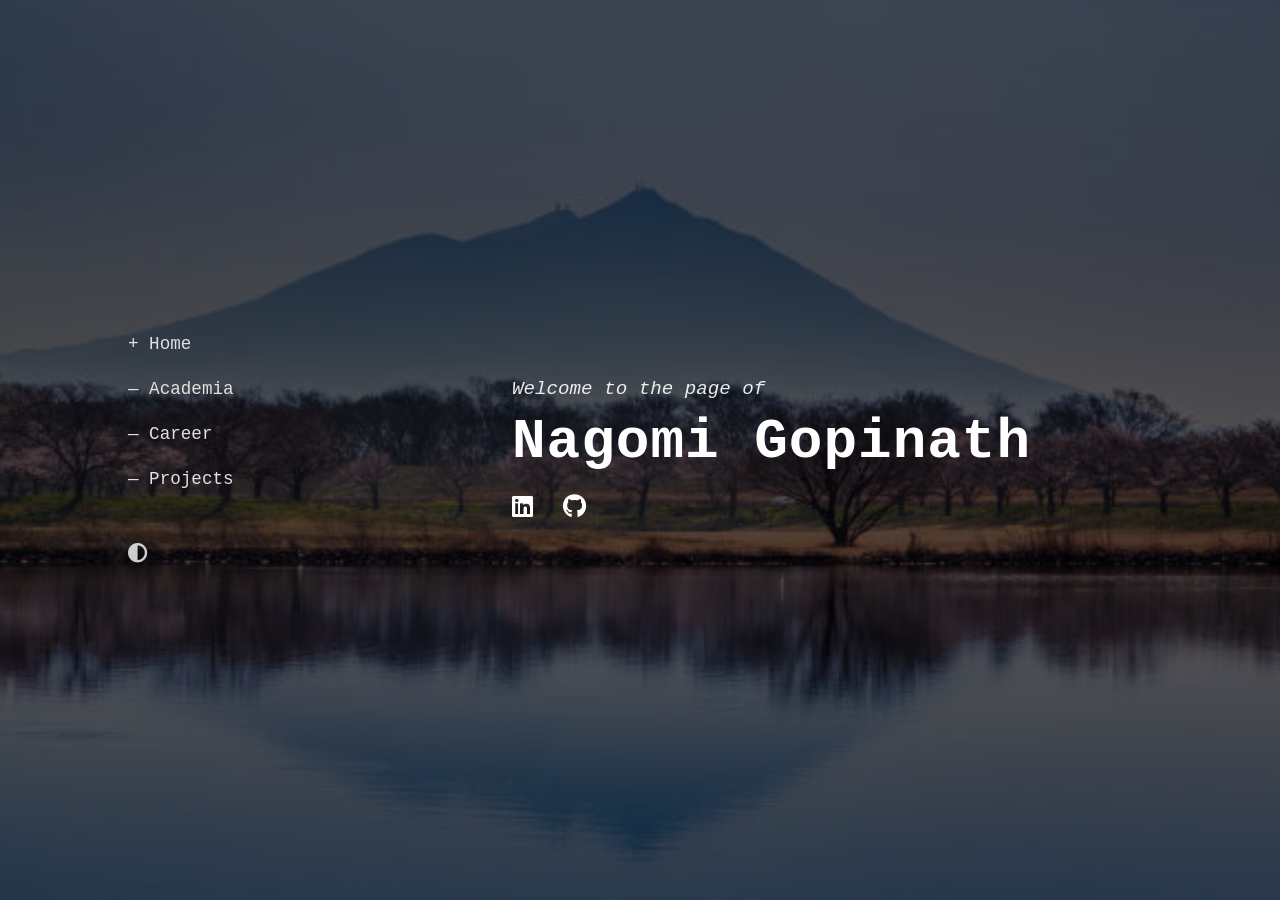
<file: index.html>
<!DOCTYPE html>
<html lang="en">
<head>
    <meta charset="UTF-8">
    <meta name="viewport" content="width=device-width, initial-scale=1.0">
    <title>Welcome to my page</title>
    <link rel="stylesheet" href="style.css">
    <link rel="stylesheet" href="https://cdnjs.cloudflare.com/ajax/libs/font-awesome/6.4.0/css/all.min.css">
</head>
<body>

    <div class="background-overlay"></div>

    <div class="container">
        <nav class="sidebar">
            <ul>
                <li><a href="index.html">+ Home</a></li>
                <li><a href="academia.html">— Academia</a></li>
                <li><a href="career.html">— Career</a></li>
                <li><a href="projects.html">— Projects</a></li>
            </ul>
            <div class="theme-toggle">
                <i class="fa-solid fa-circle-half-stroke"></i>
            </div>
        </nav>

        <main class="main-content">
            <p class="subtitle">Welcome to the page of</p>
            <h1 class="title">Nagomi Gopinath</h1>
            
            <div class="social-links">
                <a href="https://www.linkedin.com/in/nagomigopinath/" target="_blank"><i class="fa-brands fa-linkedin"></i></a>
                <a href="https://github.com/ngnagomi" target="_blank"><i class="fa-brands fa-github"></i></a>
            </div>
        </main>
    </div>

</body>
</html>
</file>
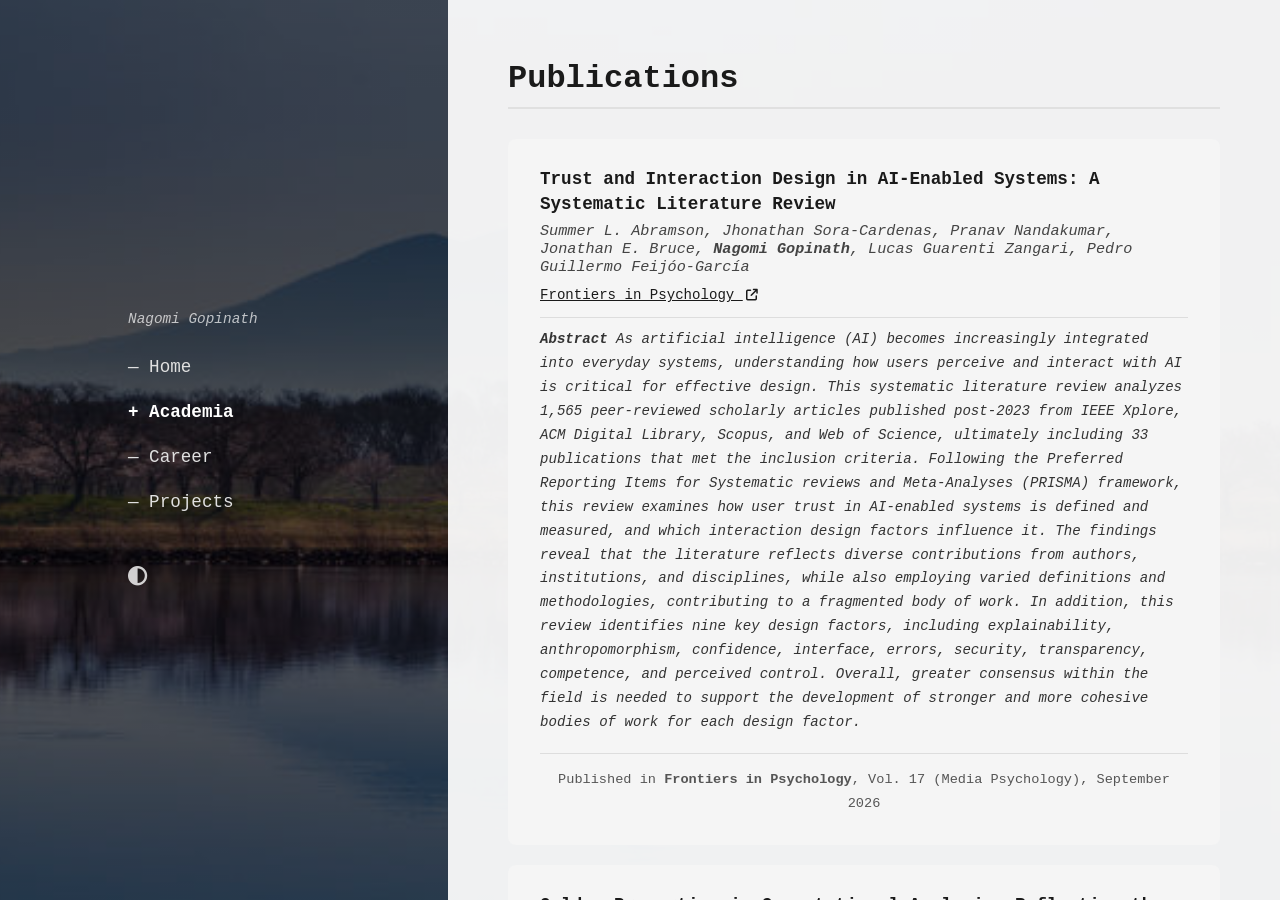
<file: academia.html>
<!DOCTYPE html>
<html lang="en">
<head>
    <meta charset="UTF-8">
    <meta name="viewport" content="width=device-width, initial-scale=1.0">
    <title>Academia – Nagomi Gopinath</title>
    <link rel="stylesheet" href="style.css">
    <link rel="stylesheet" href="academia.css">
    <link rel="stylesheet" href="https://cdnjs.cloudflare.com/ajax/libs/font-awesome/6.4.0/css/all.min.css">
</head>
<body>
 
    <div class="background-overlay"></div>
 
    <div class="container">
        <nav class="sidebar">
            <p class="sidebar-name">Nagomi Gopinath</p>
            <ul>
                <li><a href="index.html">— Home</a></li>
                <li><a href="academia.html" class="active">+ Academia</a></li>
                <li><a href="career.html">— Career</a></li>
                <li><a href="projects.html">— Projects</a></li>
            </ul>
            <div class="theme-toggle">
                <i class="fa-solid fa-circle-half-stroke"></i>
            </div>
        </nav>
 
        <main class="content-panel">
 
            <!-- Publications -->
            <section class="section">
                <h2 class="section-title">Publications</h2>

                <div class="publication-card">
                    <h3 class="pub-title">Trust and Interaction Design in AI-Enabled Systems: A Systematic Literature Review</h3>
                    <p class="pub-authors"><em>Summer L. Abramson, Jhonathan Sora-Cardenas, Pranav Nandakumar, Jonathan E. Bruce, <strong>Nagomi Gopinath</strong>, Lucas Guarenti Zangari, Pedro Guillermo Feijóo-García</em></p>
                    <a href="https://doi.org/10.3389/fpsyg.2026.1932655" class="pub-link" target="_blank">Frontiers in Psychology <i class="fa-solid fa-arrow-up-right-from-square"></i></a>
                    <p class="pub-abstract">
                        <strong>Abstract</strong> As artificial intelligence (AI) becomes increasingly integrated into everyday systems, understanding how users perceive and interact with AI is critical for effective design. This systematic literature review analyzes 1,565 peer-reviewed scholarly articles published post-2023 from IEEE Xplore, ACM Digital Library, Scopus, and Web of Science, ultimately including 33 publications that met the inclusion criteria. Following the Preferred Reporting Items for Systematic reviews and Meta-Analyses (PRISMA) framework, this review examines how user trust in AI-enabled systems is defined and measured, and which interaction design factors influence it. The findings reveal that the literature reflects diverse contributions from authors, institutions, and disciplines, while also employing varied definitions and methodologies, contributing to a fragmented body of work. In addition, this review identifies nine key design factors, including explainability, anthropomorphism, confidence, interface, errors, security, transparency, competence, and perceived control. Overall, greater consensus within the field is needed to support the development of stronger and more cohesive bodies of work for each design factor.
                    </p>
                    <div class="pub-footer">
                        <p>Published in <strong>Frontiers in Psychology</strong>, Vol. 17 (Media Psychology), September 2026</p>
                    </div>
                </div>

                <div class="publication-card">
                    <h3 class="pub-title">Golden Proportion in Computational Analysis: Reflecting the Universal Beauty</h3>
                    <p class="pub-authors"><em>Nagomi Gopinath</em></p>
                    <a href="https://zenodo.org/records/8155033" class="pub-link" target="_blank">International Journal of Novel Research in Computer Science and Software Engineering <i class="fa-solid fa-arrow-up-right-from-square"></i></a>
                    <p class="pub-abstract">
                        <strong>Abstract</strong> Golden proportions are applied in various computer science applications, such as the development and analysis of data structures and algorithms, and solving mathematical problems. It is mainly involved in data compression, sorting algorithms, generating random numbers, and connecting points on a computer display. This research work discusses the applications of golden proportions in the area of computer science and mathematics.
                    </p>
                </div>
 
                <div class="publication-card">
                    <h3 class="pub-title">Colorimetric Assay using Unmodified Gold Nanoparticles for Label-free Detection of COVID-19</h3>
                    <p class="pub-authors"><em>Nagomi Gopinath</em></p>
                    <a href="https://past.the-iyrc.org/Gopinath-Nagomi.html" class="pub-link" target="_blank">International Young Researchers' Conference <i class="fa-solid fa-arrow-up-right-from-square"></i></a>
                    <p class="pub-abstract">
                        <strong>Abstract</strong> This research was focused on developing a sensitive gold nanoparticle-aptamer mediated colorimetric assay to identify the SARS CoV-2 spike protein S2 (CoV-S2) and the sensing system detects as low as ~109 copies/mL of CoV-S2. The negative control with CoV-S1 and nucleocapsid protein did not show any color changes, indicating the specific detection of CoV-S2. This colorimetric assay helps to identify the lower level of CoV-S2, and discriminates other related proteins, which helps to diagnose COVID-19 at the initial stages of infection.
                    </p>
                    <div class="pub-footer">
                        <p>Accepted for oral presentation at <strong>International Young Researchers' Conference 2023</strong></p>
                        <p>Awarded <a href="#" class="highlight-link">STEM Honorable Mention</a> out of more than 700 submissions</p>
                    </div>
                </div>

                <div class="publication-card">
                    <h3 class="pub-title">THE ENIGMA OF GOLDEN PROPORTIONS</h3>
                    <p class="pub-authors"><em>Nagomi Gopinath</em></p>
                    <a href="https://www.amazon.com/dp/B0BDXKD2QY/ref=sr_1_1?crid=9DH1QBY0VIZL&keywords=THE+ENIGMA+OF+GOLDEN+PROPORTIONS&qid=1662947180&sprefix=the+enigma+of+golden+proportions%2Caps%2C559&sr=8-1#detailBullets_feature_div" class="pub-link" target="_blank">Amazon <i class="fa-solid fa-arrow-up-right-from-square"></i></a>
                    <p class="pub-abstract">
                        <strong>Abstract</strong> This book briefly discusses the presence of golden proportions in nature about its contributions to man-made applications.
                    </p>
                </div>
 
            </section>
 
            <!-- Education & Background -->
            <section class="section">
                <h2 class="section-title">Education &amp; Background</h2>
 
                <div class="timeline">
 
                    <div class="timeline-item">
                        <div class="timeline-date">Aug 2024</div>
                        <div class="timeline-dots"></div>
                        <div class="timeline-bar" style="background:#4a90d9;"></div>
                        <div class="timeline-body">
                            <p class="tl-org"><target="_blank">Georgia Institute of Technology </a></p>
                            <p class="tl-detail">@ College of Computing, Bachelor of Science in Computer Science</p>
                            <p class="tl-country">Atlanta, Georgia</p>
                        </div>
                    </div>

                    <div class="timeline-item">
                        <div class="timeline-date">Aug 2022</div>
                        <div class="timeline-dots"></div>
                        <div class="timeline-bar" style="background:#4a90d9;"></div>
                        <div class="timeline-body">
                            <p class="tl-org"><target="_blank">Fairview International School </a></p>
                            <p class="tl-detail">International Baccalaureate Dipolma Programme </p>
                            <p class="tl-country">Grade: 43/45</p>
                            <p class="tl-country">Subjects: Physics, Chemistry, Mathematics Analysis & Approaches, English Language and Literature, Mandarin, Economics</p>
                        </div>
                    </div>

                    <div class="timeline-item">
                        <div class="timeline-date">Aug 2018</div>
                        <div class="timeline-dots"></div>
                        <div class="timeline-bar" style="background:#4a90d9;"></div>
                        <div class="timeline-body">
                            <p class="tl-org"><target="_blank">Fairview International School </a></p>
                            <p class="tl-detail">International Baccalaureate Middle Years Programme </p>
                            <p class="tl-country">Grade: 55/56</p>
                            <p class="tl-country">Subjects: English Language and Literature, Mandarin Language ACQ Emergent, Integrated Humanities, Biology, Physics, Chemistry, Extended Mathematics, Design, Interdisciplinary Unit</p>
                        </div>
                    </div>

                </div>
            </section>
 
        </main>
    </div>
 
</body>
</html>
</file>
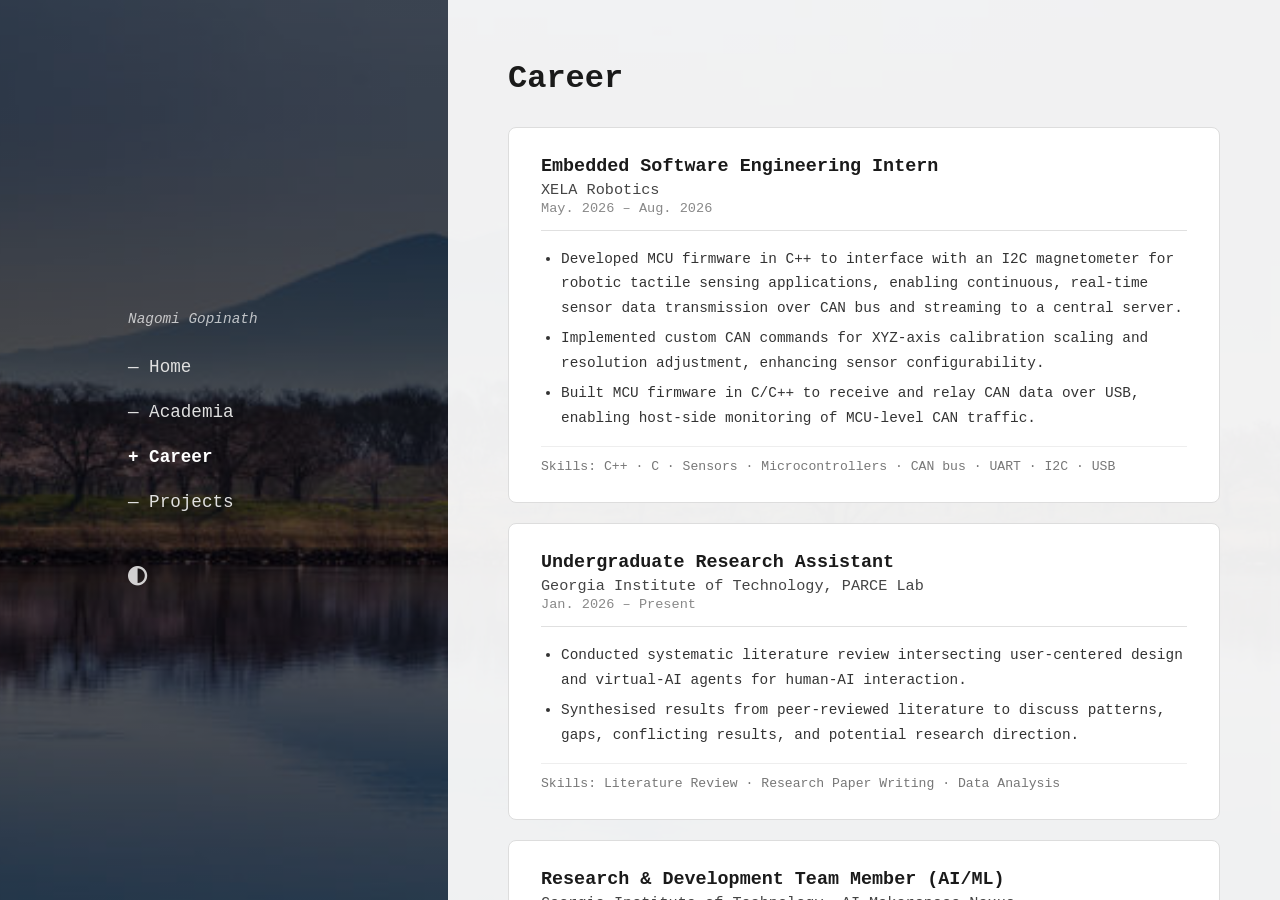
<file: career.html>
<!DOCTYPE html>
<html lang="en">
<head>
    <meta charset="UTF-8">
    <meta name="viewport" content="width=device-width, initial-scale=1.0">
    <title>Career – Nagomi Gopinath</title>
    <link rel="stylesheet" href="style.css">
    <link rel="stylesheet" href="career.css">
    <link rel="stylesheet" href="https://cdnjs.cloudflare.com/ajax/libs/font-awesome/6.4.0/css/all.min.css">
</head>
<body>
 
    <div class="background-overlay"></div>
 
    <div class="container">
        <nav class="sidebar">
            <p class="sidebar-name">Nagomi Gopinath</p>
            <ul>
                <li><a href="index.html">— Home</a></li>
                <li><a href="academia.html">— Academia</a></li>
                <li><a href="career.html" class="active">+ Career</a></li>
                <li><a href="projects.html">— Projects</a></li>
            </ul>
            <div class="theme-toggle">
                <i class="fa-solid fa-circle-half-stroke"></i>
            </div>
        </nav>
 
        <main class="content-panel">
 
            <h2 class="section-title">Career</h2>
 
            <!-- XELA Robotics -->
            <div class="job-card">
                <h3 class="job-role">Embedded Software Engineering Intern</h3>
                <p class="job-company">XELA Robotics</p>
                <p class="job-dates">May. 2026 – Aug. 2026</p>
                <hr class="job-divider">
                <ul class="job-bullets">
                    <li>Developed MCU firmware in C++ to interface with an I2C magnetometer for robotic tactile sensing applications, enabling continuous, real-time sensor data transmission over CAN bus and streaming to a central server.</li>
                    <li>Implemented custom CAN commands for XYZ-axis calibration scaling and resolution adjustment, enhancing sensor configurability.</li>
                    <li>Built MCU firmware in C/C++ to receive and relay CAN data over USB, enabling host-side monitoring of MCU-level CAN traffic.</li>
                </ul>
                <p class="job-skills">Skills: C++ · C · Sensors · Microcontrollers · CAN bus · UART · I2C · USB </p>
            </div>
 
            <!-- Undergrad Research Assistant  -->
            <div class="job-card">
                <h3 class="job-role">Undergraduate Research Assistant</h3>
                <p class="job-company">Georgia Institute of Technology, PARCE Lab</p>
                <p class="job-dates">Jan. 2026 – Present</p>
                <hr class="job-divider">
                <ul class="job-bullets">
                    <li>Conducted systematic literature review intersecting user-centered design and virtual-AI agents for human-AI interaction.</li>
                    <li>Synthesised results from peer-reviewed literature to discuss patterns, gaps, conflicting results, and potential research direction.</li>
                </ul>
                <p class="job-skills">Skills: Literature Review · Research Paper Writing · Data Analysis</p>
            </div>
 
            <!-- Research & Dev Member - VIP -->
            <div class="job-card">
                <h3 class="job-role">Research & Development Team Member (AI/ML)</h3>
                <p class="job-company">Georgia Institute of Technology, AI Makerspace Nexus</p>
                <p class="job-dates">Aug. 2025 – Present</p>
                <hr class="job-divider">
                <ul class="job-bullets">
                    <li>Worked in a Linux-based environment to upgrade a virtual assistant scheduler from a Gemini model to an Ollama model, improving
app startup time and chatbot response time by 20% and 25% respectively.</li>
                    <li>Designed scheduling algorithms to handle variable time frames (daily, weekly, monthly schedules) and consider different constraints
(user preferences, walking distances, overlaps).</li>
                    <li>Renewed frontend using HTML, Javascript, and React framework, creating a more intuitive and streamlined interface.</li>
                </ul>
                <p class="job-skills">Skills: React · Linux · JavaScript · HTML/CSS · Ollama</p>
            </div>

            <!-- Undergrad Teaching Assistant  -->
            <div class="job-card">
                <h3 class="job-role">Undergraduate Teaching Assistant for Discrete Mathematics</h3>
                <p class="job-company">Georgia Institute of Technology, College of Computing</p>
                <p class="job-dates">Jan. 2025 – Present</p>
                <hr class="job-divider">
                <ul class="job-bullets">
                    <li>Mastered core concepts involving logic, algorithms, combinatorics, and proofs in order to effectively guide students through course
material and assignments.</li>
                    <li>Hosted office hours and mentored over 900 students to effectively address student needs.</li>
                    <li>Coordinated with the professor and other teaching assistants to successfully meet assignment gradings in a timely manner.</li>
                </ul>
                <p class="job-skills">Skills: Teaching · Logical Reasoning · Discrete Math</p>
            </div>


            <!-- AI Research Internship  -->
            <div class="job-card">
                <h3 class="job-role">AI Research Intern</h3>
                <p class="job-company">University Malaysia Perlis, Centre of Excellence for Advanced Computing (AdvComp)</p>
                <p class="job-dates">May. 2025 – Aug. 2025</p>
                <hr class="job-divider">
                <ul class="job-bullets">
                    <li>Pioneered a ML model using scikit-learn in Python to simultaneously predict chronic kidney disease and thyroid disorders using
medical and non-medical data from extensive databases.</li>
                    <li>Trained a ML algorithm using a classification and regression tree with accuracy, precision, and recall values greater than 90%.</li>
                    <li>Conducted literature research and analysed results to author and submit a research paper to Progress in Artificial Intelligence.</li>
                </ul>
                <p class="job-skills">Skills: Machine Learning · Research Paper Writing · Data Analysis</p>
            </div>
 
        </main>
    </div>
 
</body>
</html>
</file>
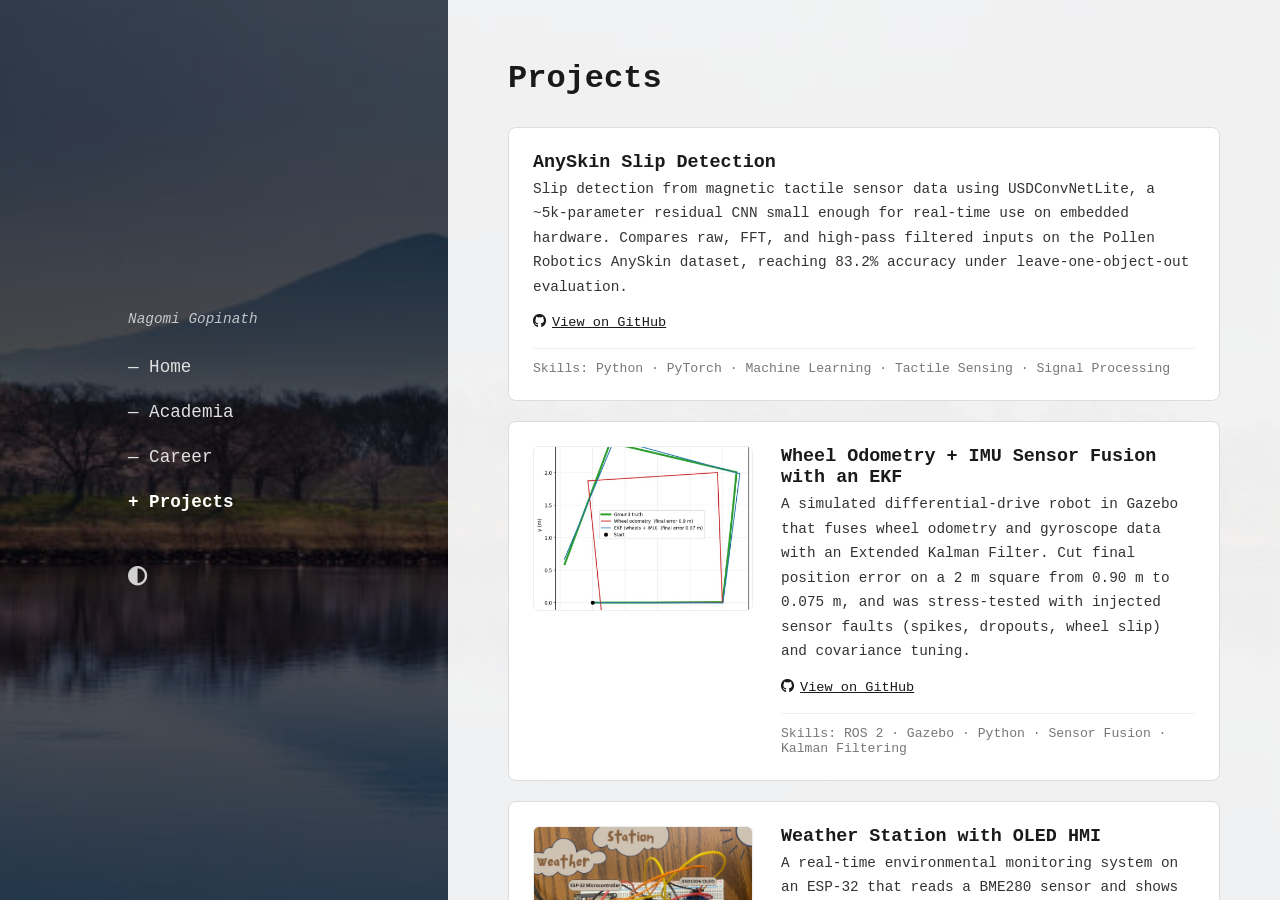
<file: projects.html>
<!DOCTYPE html>
<html lang="en">
<head>
    <meta charset="UTF-8">
    <meta name="viewport" content="width=device-width, initial-scale=1.0">
    <title>Projects – Nagomi Gopinath</title>
    <link rel="stylesheet" href="style.css">
    <link rel="stylesheet" href="career.css">
    <link rel="stylesheet" href="projects.css">
    <link rel="stylesheet" href="https://cdnjs.cloudflare.com/ajax/libs/font-awesome/6.4.0/css/all.min.css">
</head>
<body>

    <div class="background-overlay"></div>

    <div class="container">
        <nav class="sidebar">
            <p class="sidebar-name">Nagomi Gopinath</p>
            <ul>
                <li><a href="index.html">— Home</a></li>
                <li><a href="academia.html">— Academia</a></li>
                <li><a href="career.html">— Career</a></li>
                <li><a href="projects.html" class="active">+ Projects</a></li>
            </ul>
            <div class="theme-toggle">
                <i class="fa-solid fa-circle-half-stroke"></i>
            </div>
        </nav>

        <main class="content-panel">

            <h2 class="section-title">Projects</h2>

            <!-- AnySkin Slip Detection -->
            <div class="project-card">
                <div class="project-body">
                    <h3 class="job-role">AnySkin Slip Detection</h3>
                    <p class="project-description">Slip detection from magnetic tactile sensor data using USDConvNetLite, a ~5k-parameter residual CNN small enough for real-time use on embedded hardware. Compares raw, FFT, and high-pass filtered inputs on the Pollen Robotics AnySkin dataset, reaching 83.2% accuracy under leave-one-object-out evaluation.</p>
                    <a class="project-link" href="https://github.com/ngnagomi/anyskin_slip_detection" target="_blank"><i class="fa-brands fa-github"></i><span>View on GitHub</span></a>
                    <p class="job-skills">Skills: Python · PyTorch · Machine Learning · Tactile Sensing · Signal Processing</p>
                </div>
            </div>

            <!-- Diffbot EKF Sensor Fusion -->
            <div class="project-card">
                <img class="project-image" src="images/projects/diffbot_ekf.jpg" alt="Square path plot comparing ground truth, wheel odometry and EKF estimate">
                <div class="project-body">
                    <h3 class="job-role">Wheel Odometry + IMU Sensor Fusion with an EKF</h3>
                    <p class="project-description">A simulated differential-drive robot in Gazebo that fuses wheel odometry and gyroscope data with an Extended Kalman Filter. Cut final position error on a 2 m square from 0.90 m to 0.075 m, and was stress-tested with injected sensor faults (spikes, dropouts, wheel slip) and covariance tuning.</p>
                    <a class="project-link" href="https://github.com/ngnagomi/diffbot_ekf_sensor_fusion" target="_blank"><i class="fa-brands fa-github"></i><span>View on GitHub</span></a>
                    <p class="job-skills">Skills: ROS 2 · Gazebo · Python · Sensor Fusion · Kalman Filtering</p>
                </div>
            </div>

            <!-- Weather Station -->
            <div class="project-card">
                <img class="project-image" src="images/projects/weather_station.jpg" alt="ESP-32 weather station with BME280 sensor and OLED display on a breadboard">
                <div class="project-body">
                    <h3 class="job-role">Weather Station with OLED HMI</h3>
                    <p class="project-description">A real-time environmental monitoring system on an ESP-32 that reads a BME280 sensor and shows temperature and humidity on an SSD1306 OLED, with weather icons that change based on readings. Both devices share one I2C bus, with UART telemetry for debugging.</p>
                    <a class="project-link" href="https://github.com/ngnagomi/weather_station_oled" target="_blank"><i class="fa-brands fa-github"></i><span>View on GitHub</span></a>
                    <p class="job-skills">Skills: C++ · Arduino · ESP-32 · I2C · UART · Sensors</p>
                </div>
            </div>

        </main>
    </div>

</body>
</html>
</file>
<file: style.css>
* {
    margin: 0;
    padding: 0;
    box-sizing: border-box;
    font-family: 'Courier New', Courier, monospace;
}

body, html {
    height: 100%;
    color: #ffffff;
    overflow: hidden;
}

.background-overlay {
    position: fixed;
    top: 0;
    left: 0;
    width: 100%;
    height: 100%;
    background: linear-gradient(rgba(0, 0, 0, 0.65), rgba(0, 0, 0, 0.65)), url('./mount_tsukuba.jpg');
    background-size: cover;
    background-position: center;
    z-index: -1;
}

.container {
    display: flex;
    height: 100vh;
    width: 100vw;
}

.sidebar {
    width: 35%;
    display: flex;
    flex-direction: column;
    justify-content: center;
    padding-left: 10%;
}

.sidebar ul {
    list-style: none;
}

.sidebar ul li {
    margin-bottom: 25px;
}

.sidebar ul li a {
    color: #e0e0e0;
    text-decoration: none;
    font-size: 1.1rem;
    transition: color 0.3s;
}

.sidebar ul li a:hover {
    color: #ffffff;
    font-weight: bold;
}

.theme-toggle {
    margin-top: 30px;
    font-size: 1.2rem;
    cursor: pointer;
    opacity: 0.8;
}

.main-content {
    width: 65%;
    display: flex;
    flex-direction: column;
    justify-content: center;
    align-items: flex-start;
    padding-left: 5%;
}

.subtitle {
    font-size: 1.2rem;
    font-style: italic;
    margin-bottom: 10px;
    opacity: 0.9;
}

.title {
    font-size: 3.5rem;
    font-weight: 800;
    margin-bottom: 20px;
    letter-spacing: 1px;
}

.social-links a {
    color: #ffffff;
    font-size: 1.5rem;
    margin-right: 20px;
    text-decoration: none;
    transition: transform 0.2s, color 0.2s;
    display: inline-block;
}

.social-links a:hover {
    transform: scale(1.1);
    color: #0077b5;
}
</file>
<file: academia.css>
/* Academia Page */
 
.content-panel {
    width: 65%;
    background: rgba(255, 255, 255, 0.93);
    color: #1a1a1a;
    overflow-y: auto;
    padding: 60px 60px 80px 60px;
    height: 100vh;
}
 
/* Sidebar tweaks for inner pages */
.sidebar-name {
    font-size: 0.9rem;
    opacity: 0.7;
    margin-bottom: 30px;
    font-style: italic;
}
 
.sidebar ul li a.active {
    color: #ffffff;
    font-weight: bold;
}
 
/* Sections */
 
.section {
    margin-bottom: 60px;
}
 
.section-title {
    font-family: 'Courier New', Courier, monospace;
    font-size: 2rem;
    font-weight: 700;
    color: #1a1a1a;
    margin-bottom: 30px;
    padding-bottom: 10px;
    border-bottom: 2px solid #e0e0e0;
}
 
/* Publication */
 
.publication-card {
    background: #f5f5f5;
    border-radius: 8px;
    padding: 28px 32px;
    margin-bottom: 20px;
}
 
.pub-title {
    font-size: 1.1rem;
    font-weight: 700;
    color: #1a1a1a;
    margin-bottom: 6px;
    line-height: 1.4;
}
 
.pub-authors {
    font-size: 0.95rem;
    color: #444;
    margin-bottom: 10px;
}
 
.pub-link {
    font-size: 0.88rem;
    color: #1a1a1a;
    text-decoration: underline;
    display: inline-block;
    margin-bottom: 14px;
}
 
.pub-link i {
    font-size: 0.75rem;
    margin-left: 3px;
}
 
.pub-abstract {
    font-size: 0.88rem;
    line-height: 1.7;
    color: #333;
    font-style: italic;
    margin-bottom: 18px;
    padding-top: 10px;
    border-top: 1px solid #ddd;
}
 
.pub-footer {
    font-size: 0.85rem;
    color: #555;
    text-align: center;
    padding-top: 14px;
    border-top: 1px solid #ddd;
    line-height: 1.8;
}
 
.highlight-link {
    color: #c8a800;
    text-decoration: underline;
    font-weight: bold;
}
 
/* Timeline */
 
.timeline {
    display: flex;
    flex-direction: column;
    gap: 0;
    position: relative;
}
 
/* vertical line */
.timeline::before {
    content: '';
    position: absolute;
    left: 108px;
    top: 12px;
    bottom: 12px;
    width: 1px;
    background: #ccc;
}
 
.timeline-item {
    display: grid;
    grid-template-columns: 90px 30px 8px 1fr;
    align-items: start;
    gap: 0 12px;
    padding: 18px 0;
    position: relative;
}
 
.timeline-date {
    font-family: 'Courier New', Courier, monospace;
    font-size: 0.9rem;
    color: #555;
    padding-top: 2px;
    text-align: right;
    white-space: nowrap;
}
 
.timeline-dots {
    display: flex;
    align-items: flex-start;
    padding-top: 8px;
    justify-content: center;
    position: relative;
}
 
/* circle dot */
.timeline-dots::before {
    display: flex;
    content: '';
    width: 10px;
    height: 10px;
    border-radius: 50%;
    background: #888;
    display: block;
    position: absolute;
    left: 50%;
    transform: translateX(-50%);
    top: 0;
}
 
.timeline-bar {
    width: 5px;
    height: 60px;
    border-radius: 3px;
    margin-top: 2px;
}
 
.timeline-body {
    padding-left: 8px;
}
 
.tl-org {
    font-weight: 700;
    font-size: 0.95rem;
    color: #1a1a1a;
    margin-bottom: 4px;
}
 
.tl-org a {
    color: #1a1a1a;
    text-decoration: none;
}
 
.tl-org a:hover {
    text-decoration: underline;
}
 
.tl-org i {
    font-size: 0.7rem;
    margin-left: 3px;
}
 
.tl-detail {
    font-size: 0.88rem;
    color: #444;
    line-height: 1.5;
    margin-bottom: 5px;
}
 
.tl-country {
    font-size: 0.82rem;
    color: #666;
}
 
/* Scrollbar (webkit) */
 
.content-panel::-webkit-scrollbar {
    width: 6px;
}
.content-panel::-webkit-scrollbar-track {
    background: transparent;
}
.content-panel::-webkit-scrollbar-thumb {
    background: #ccc;
    border-radius: 3px;
}
</file>
<file: career.css>
/* Career Page */
 
.content-panel {
    width: 65%;
    background: rgba(255, 255, 255, 0.93);
    color: #1a1a1a;
    overflow-y: auto;
    padding: 60px 60px 80px 60px;
    height: 100vh;
}
 
.sidebar-name {
    font-size: 0.9rem;
    opacity: 0.7;
    margin-bottom: 30px;
    font-style: italic;
}
 
.sidebar ul li a.active {
    color: #ffffff;
    font-weight: bold;
}
 
/* Section title */
 
.section-title {
    font-family: 'Courier New', Courier, monospace;
    font-size: 2rem;
    font-weight: 700;
    color: #1a1a1a;
    margin-bottom: 30px;
}
 
/* Job Card */
 
.job-card {
    border: 1px solid #ddd;
    border-radius: 8px;
    padding: 28px 32px;
    margin-bottom: 20px;
    background: #fff;
}
 
.job-role {
    font-size: 1.15rem;
    font-weight: 700;
    color: #1a1a1a;
    margin-bottom: 4px;
}
 
.job-company {
    font-size: 0.95rem;
    color: #444;
    margin-bottom: 2px;
}
 
.job-dates {
    font-size: 0.85rem;
    color: #888;
    margin-bottom: 14px;
}
 
.job-divider {
    border: none;
    border-top: 1px solid #e0e0e0;
    margin-bottom: 16px;
}
 
.job-bullets {
    padding-left: 20px;
    margin-bottom: 16px;
}
 
.job-bullets li {
    font-size: 0.9rem;
    color: #333;
    line-height: 1.7;
    margin-bottom: 6px;
}
 
.job-links-label {
    font-size: 0.85rem;
    color: #555;
    margin-bottom: 6px;
}
 
.job-links {
    padding-left: 20px;
    margin-bottom: 14px;
}
 
.job-links li {
    font-size: 0.88rem;
    margin-bottom: 4px;
}
 
.job-links a {
    color: #1a1a1a;
    text-decoration: underline;
}
 
.job-links a i {
    font-size: 0.72rem;
    margin-left: 3px;
}
 
.job-skills {
    font-size: 0.82rem;
    color: #777;
    border-top: 1px solid #eee;
    padding-top: 12px;
    margin-top: 4px;
}
 
/* Scrollbar */
 
.content-panel::-webkit-scrollbar { width: 6px; }
.content-panel::-webkit-scrollbar-track { background: transparent; }
.content-panel::-webkit-scrollbar-thumb { background: #ccc; border-radius: 3px; }
</file>
<file: projects.css>
/* Projects Page (builds on career.css) */

/* Project Card */

.project-card {
    display: flex;
    gap: 28px;
    border: 1px solid #ddd;
    border-radius: 8px;
    padding: 24px;
    margin-bottom: 20px;
    background: #fff;
}

.project-image {
    flex: 0 0 220px;
    width: 220px;
    height: 165px;
    object-fit: cover;
    border-radius: 6px;
    border: 1px solid #eee;
}

.project-body {
    flex: 1;
    min-width: 0;
}

.project-description {
    font-size: 0.9rem;
    color: #333;
    line-height: 1.7;
    margin-bottom: 14px;
}

.project-link {
    display: inline-block;
    font-size: 0.85rem;
    color: #1a1a1a;
    text-decoration: none;
    margin-right: 18px;
    margin-bottom: 14px;
}

.project-link i {
    margin-right: 6px;
}
 
.project-link span {
    text-decoration: underline;
}

@media (max-width: 900px) {
    .project-card {
        flex-direction: column;
    }

    .project-image {
        width: 100%;
        height: 200px;
        flex-basis: auto;
    }
}
</file>
